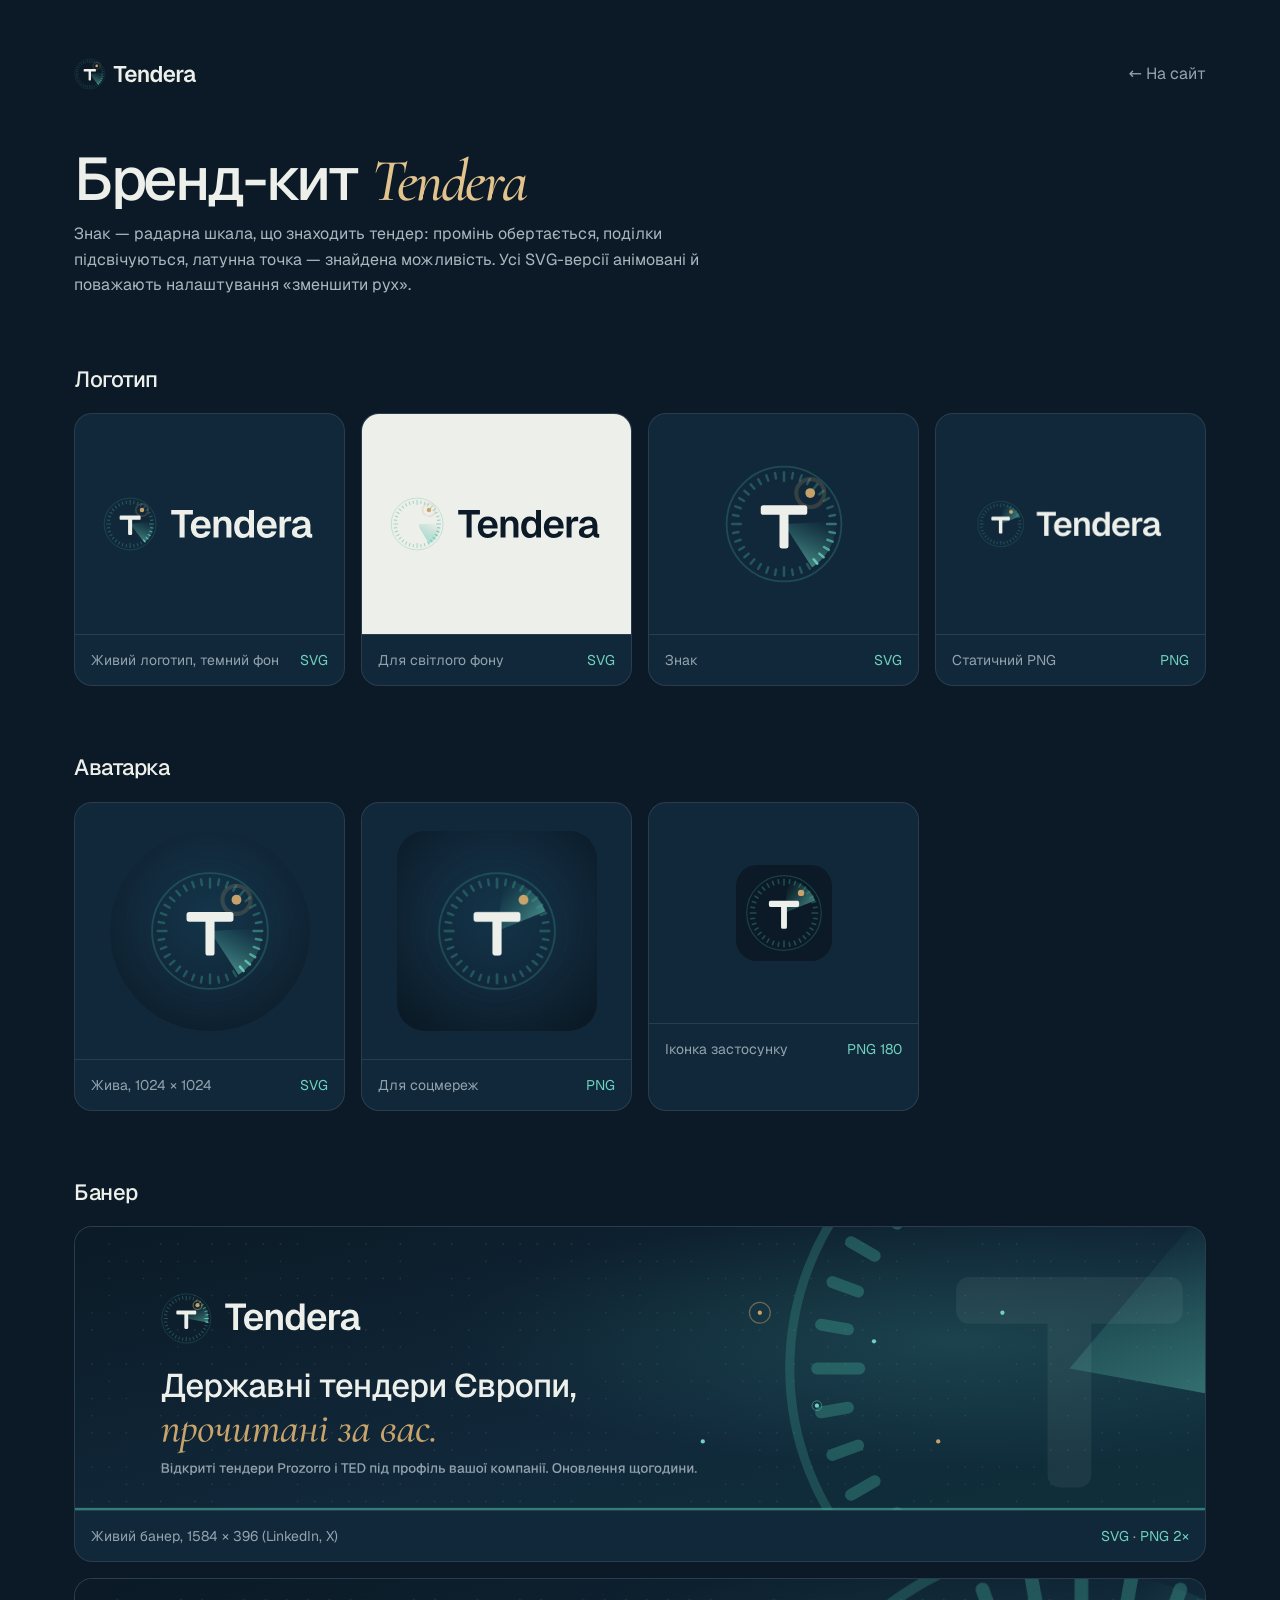
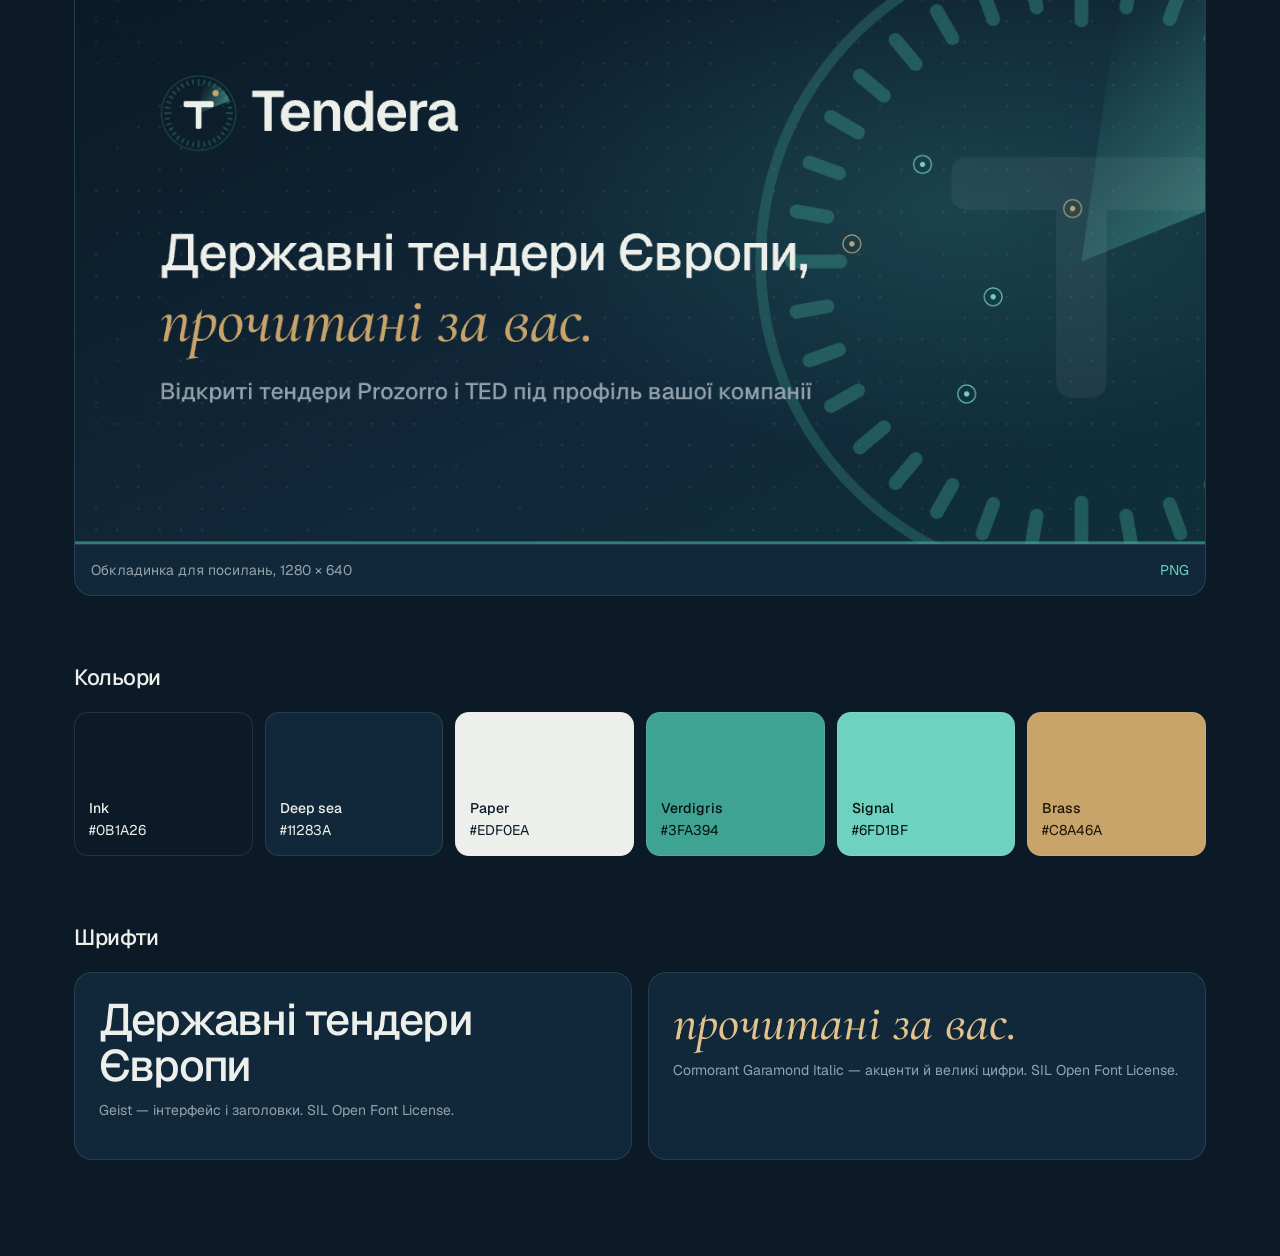
<file: brand/index.html>
<!doctype html>
<html lang="uk">
<head>
<meta charset="utf-8">
<meta name="viewport" content="width=device-width, initial-scale=1">
<title>Tendera — бренд-кит</title>
<meta name="description" content="Логотип, аватарка, банер і кольори Tendera.">
<link rel="icon" href="favicon.svg" type="image/svg+xml">
<link rel="stylesheet" href="../assets/css/fonts.css">
<style>
  :root{--ink:#0B1A26;--ink-2:#11283A;--paper:#EDF0EA;--mist:#93A3AE;--verd:#3FA394;--verd-hi:#6FD1BF;--brass:#C8A46A;--line:rgba(205,222,219,.12)}
  *{box-sizing:border-box}
  body{margin:0;background:var(--ink);color:var(--paper);font:400 16px/1.6 "Geist",system-ui,sans-serif;-webkit-font-smoothing:antialiased}
  .wrap{max-width:1180px;margin:0 auto;padding:56px 24px 96px}
  header{display:flex;justify-content:space-between;align-items:center;gap:16px;margin-bottom:56px}
  header a{color:var(--mist);text-decoration:none}
  header a:hover{color:var(--paper)}
  h1{margin:0 0 8px;font-weight:500;font-size:clamp(36px,5vw,60px);letter-spacing:-.04em;line-height:1.05}
  h1 em{font-family:"Cormorant",Georgia,serif;font-weight:500;color:#E2C38E}
  .lead{margin:0 0 56px;color:#A9B7BF;max-width:40em}
  h2{margin:64px 0 16px;font-weight:500;font-size:22px;letter-spacing:-.02em}
  .grid{display:grid;grid-template-columns:repeat(auto-fill,minmax(260px,1fr));gap:16px}
  .tile{border:1px solid var(--line);border-radius:18px;overflow:hidden;background:var(--ink-2)}
  .tile__art{display:grid;place-items:center;min-height:220px;padding:28px}
  .tile__art--paper{background:var(--paper)}
  .tile__art img{max-width:100%;height:auto}
  .tile__meta{display:flex;justify-content:space-between;align-items:center;gap:12px;padding:14px 16px;border-top:1px solid var(--line);font-size:14px}
  .tile__meta span{color:var(--mist)}
  .tile__meta a{color:var(--verd-hi);text-decoration:none;white-space:nowrap}
  .wide{grid-column:1/-1}
  .wide .tile__art{padding:0}
  .wide img{width:100%;height:auto}
  .swatches{display:grid;grid-template-columns:repeat(auto-fill,minmax(160px,1fr));gap:12px}
  .sw{border-radius:14px;padding:84px 14px 14px;border:1px solid var(--line);font-size:14px}
  .sw b{display:block;font-weight:500}
  .type{display:grid;grid-template-columns:1fr 1fr;gap:16px}
  .type .tile{padding:24px}
  .sample-sans{font-size:44px;font-weight:500;letter-spacing:-.04em;line-height:1.05}
  .sample-serif{font-family:"Cormorant",Georgia,serif;font-style:italic;font-size:52px;line-height:1;color:#E2C38E}
  .note{color:var(--mist);font-size:14px;margin-top:10px}
  @media (max-width:700px){.type{grid-template-columns:1fr}}
</style>
</head>
<body>
<div class="wrap">
  <header><img src="logo.svg" height="36" alt="Tendera"><a href="../">← На сайт</a></header>
  <h1>Бренд-кит <em>Tendera</em></h1>
  <p class="lead">Знак — радарна шкала, що знаходить тендер: промінь обертається, поділки підсвічуються, латунна точка — знайдена можливість. Усі SVG-версії анімовані й поважають налаштування «зменшити рух».</p>

  <h2>Логотип</h2>
  <div class="grid">
    <div class="tile"><div class="tile__art"><img src="logo.svg" width="260" alt="Логотип Tendera, анімований"></div><div class="tile__meta"><span>Живий логотип, темний фон</span><a href="logo.svg" download>SVG</a></div></div>
    <div class="tile"><div class="tile__art tile__art--paper"><img src="logo-on-light.svg" width="260" alt="Логотип Tendera для світлого фону"></div><div class="tile__meta"><span>Для світлого фону</span><a href="logo-on-light.svg" download>SVG</a></div></div>
    <div class="tile"><div class="tile__art"><img src="mark.svg" width="120" alt="Знак Tendera, анімований"></div><div class="tile__meta"><span>Знак</span><a href="mark.svg" download>SVG</a></div></div>
    <div class="tile"><div class="tile__art"><img src="logo.png" width="260" alt="Логотип Tendera, PNG"></div><div class="tile__meta"><span>Статичний PNG</span><a href="logo.png" download>PNG</a></div></div>
  </div>

  <h2>Аватарка</h2>
  <div class="grid">
    <div class="tile"><div class="tile__art"><img src="avatar.svg" width="200" style="border-radius:50%" alt="Аватарка Tendera, анімована"></div><div class="tile__meta"><span>Жива, 1024 × 1024</span><a href="avatar.svg" download>SVG</a></div></div>
    <div class="tile"><div class="tile__art"><img src="avatar.png" width="200" style="border-radius:28px" alt="Аватарка Tendera, PNG"></div><div class="tile__meta"><span>Для соцмереж</span><a href="avatar.png" download>PNG</a></div></div>
    <div class="tile"><div class="tile__art"><img src="favicon.svg" width="96" alt="Іконка Tendera"></div><div class="tile__meta"><span>Іконка застосунку</span><a href="apple-touch-icon.png" download>PNG 180</a></div></div>
  </div>

  <h2>Банер</h2>
  <div class="grid">
    <div class="tile wide"><div class="tile__art"><img src="banner.svg" alt="Банер Tendera, анімований"></div><div class="tile__meta"><span>Живий банер, 1584 × 396 (LinkedIn, X)</span><span><a href="banner.svg" download>SVG</a> · <a href="banner.png" download>PNG 2×</a></span></div></div>
    <div class="tile wide"><div class="tile__art"><img src="og.png" alt="Зображення для поширення посилань"></div><div class="tile__meta"><span>Обкладинка для посилань, 1280 × 640</span><a href="og.png" download>PNG</a></div></div>
  </div>

  <h2>Кольори</h2>
  <div class="swatches">
    <div class="sw" style="background:#0B1A26"><b>Ink</b>#0B1A26</div>
    <div class="sw" style="background:#11283A"><b>Deep sea</b>#11283A</div>
    <div class="sw" style="background:#EDF0EA;color:#0B1A26"><b>Paper</b>#EDF0EA</div>
    <div class="sw" style="background:#3FA394;color:#04130F"><b>Verdigris</b>#3FA394</div>
    <div class="sw" style="background:#6FD1BF;color:#04130F"><b>Signal</b>#6FD1BF</div>
    <div class="sw" style="background:#C8A46A;color:#1C1406"><b>Brass</b>#C8A46A</div>
  </div>

  <h2>Шрифти</h2>
  <div class="type">
    <div class="tile"><div class="sample-sans">Державні тендери Європи</div><p class="note">Geist — інтерфейс і заголовки. SIL Open Font License.</p></div>
    <div class="tile"><div class="sample-serif">прочитані за вас.</div><p class="note">Cormorant Garamond Italic — акценти й великі цифри. SIL Open Font License.</p></div>
  </div>
</div>
</body>
</html>
</file>
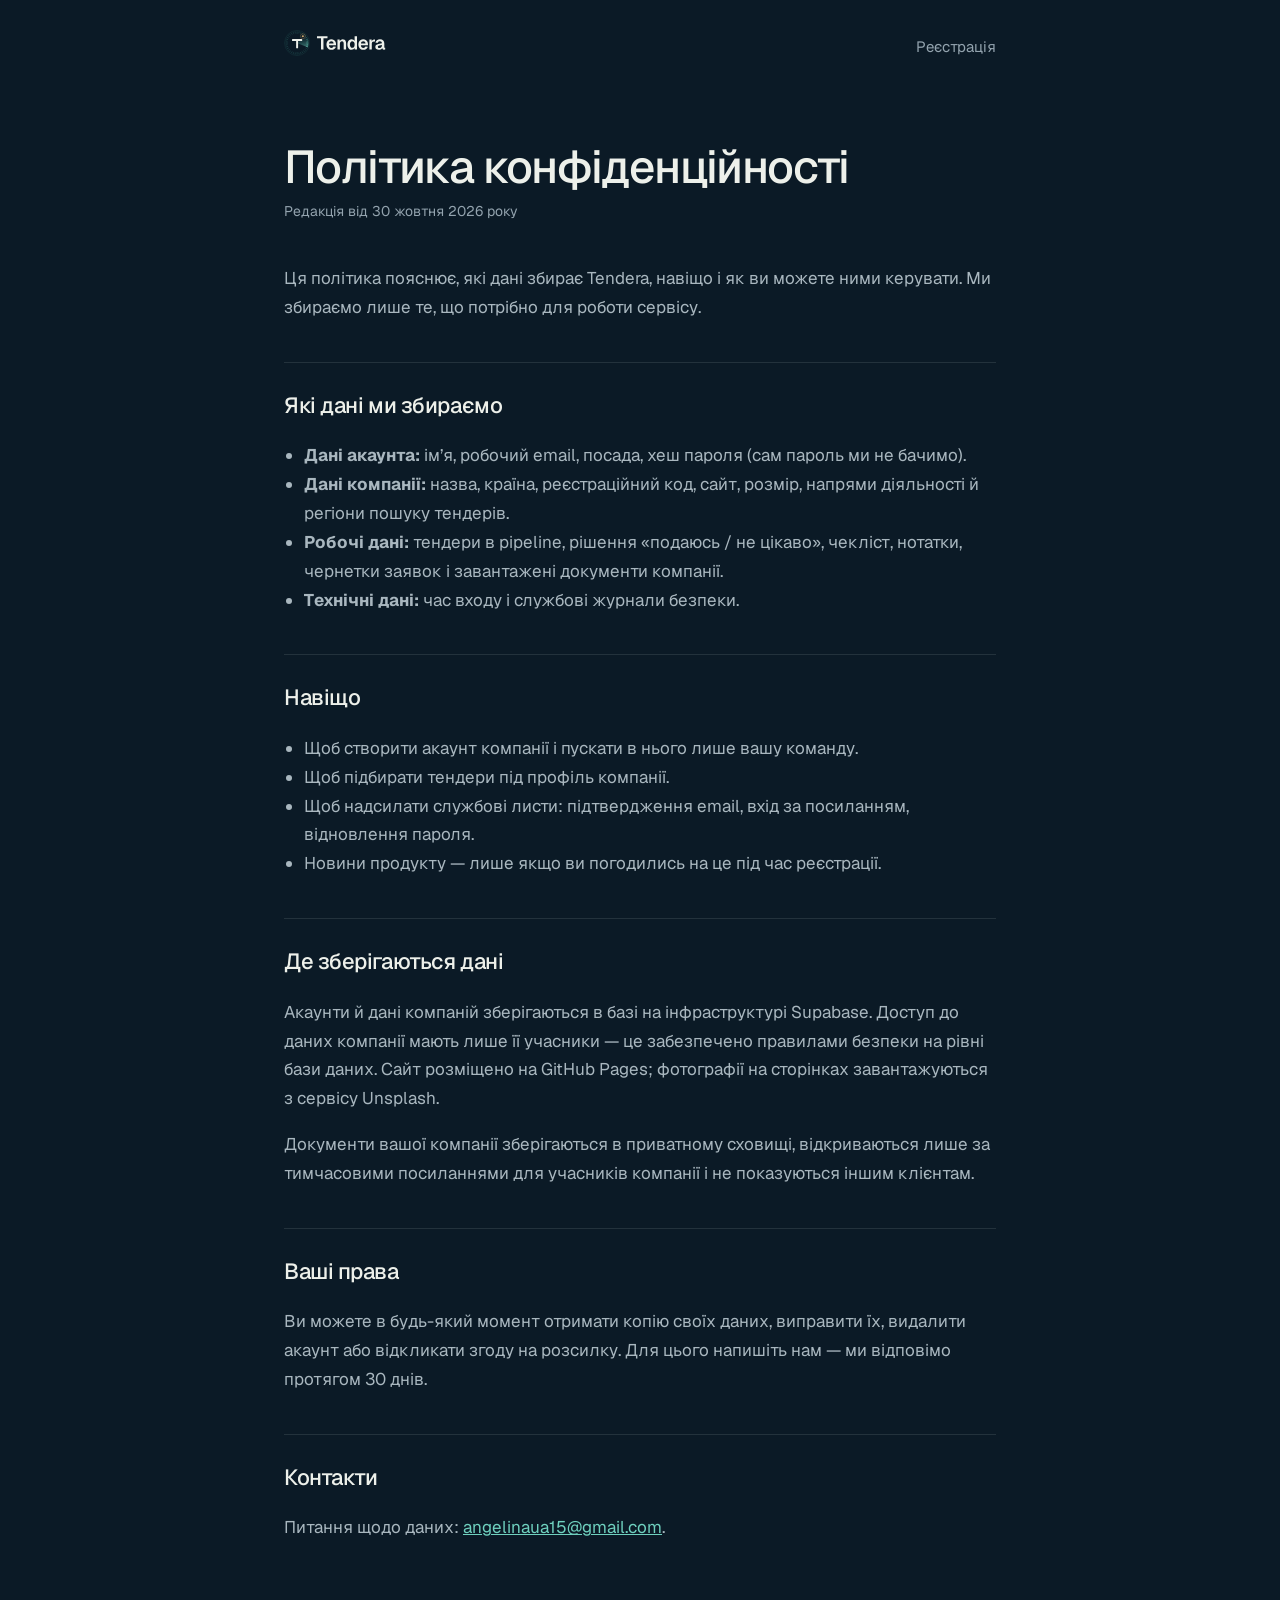
<file: legal/privacy.html>
<!doctype html>
<html lang="uk"><head><meta charset="utf-8"><meta name="viewport" content="width=device-width, initial-scale=1">
<title>Політика конфіденційності — Tendera</title><link rel="icon" href="../brand/favicon.svg" type="image/svg+xml">
<link rel="stylesheet" href="../assets/css/fonts.css"><link rel="stylesheet" href="legal.css"></head>
<body>
<header class="top"><a href="../"><img src="../brand/logo.svg" height="30" alt="Tendera"></a><a href="../auth/?mode=signup">Реєстрація</a></header>
<main>
<h1>Політика конфіденційності</h1>
<p class="date">Редакція від 30 жовтня 2026 року</p>
<p>Ця політика пояснює, які дані збирає Tendera, навіщо і як ви можете ними керувати. Ми збираємо лише те, що потрібно для роботи сервісу.</p>

<h2>Які дані ми збираємо</h2>
<ul>
  <li><b>Дані акаунта:</b> ім’я, робочий email, посада, хеш пароля (сам пароль ми не бачимо).</li>
  <li><b>Дані компанії:</b> назва, країна, реєстраційний код, сайт, розмір, напрями діяльності й регіони пошуку тендерів.</li>
  <li><b>Робочі дані:</b> тендери в pipeline, рішення «подаюсь / не цікаво», чекліст, нотатки, чернетки заявок і завантажені документи компанії.</li>
  <li><b>Технічні дані:</b> час входу і службові журнали безпеки.</li>
</ul>

<h2>Навіщо</h2>
<ul>
  <li>Щоб створити акаунт компанії і пускати в нього лише вашу команду.</li>
  <li>Щоб підбирати тендери під профіль компанії.</li>
  <li>Щоб надсилати службові листи: підтвердження email, вхід за посиланням, відновлення пароля.</li>
  <li>Новини продукту — лише якщо ви погодились на це під час реєстрації.</li>
</ul>

<h2>Де зберігаються дані</h2>
<p>Акаунти й дані компаній зберігаються в базі на інфраструктурі Supabase. Доступ до даних компанії мають лише її учасники — це забезпечено правилами безпеки на рівні бази даних. Сайт розміщено на GitHub Pages; фотографії на сторінках завантажуються з сервісу Unsplash.</p>
<p>Документи вашої компанії зберігаються в приватному сховищі, відкриваються лише за тимчасовими посиланнями для учасників компанії і не показуються іншим клієнтам.</p>

<h2>Ваші права</h2>
<p>Ви можете в будь-який момент отримати копію своїх даних, виправити їх, видалити акаунт або відкликати згоду на розсилку. Для цього напишіть нам — ми відповімо протягом 30 днів.</p>

<h2>Контакти</h2>
<p>Питання щодо даних: <a href="mailto:angelinaua15@gmail.com">angelinaua15@gmail.com</a>.</p>
</main>
</body></html>
</file>
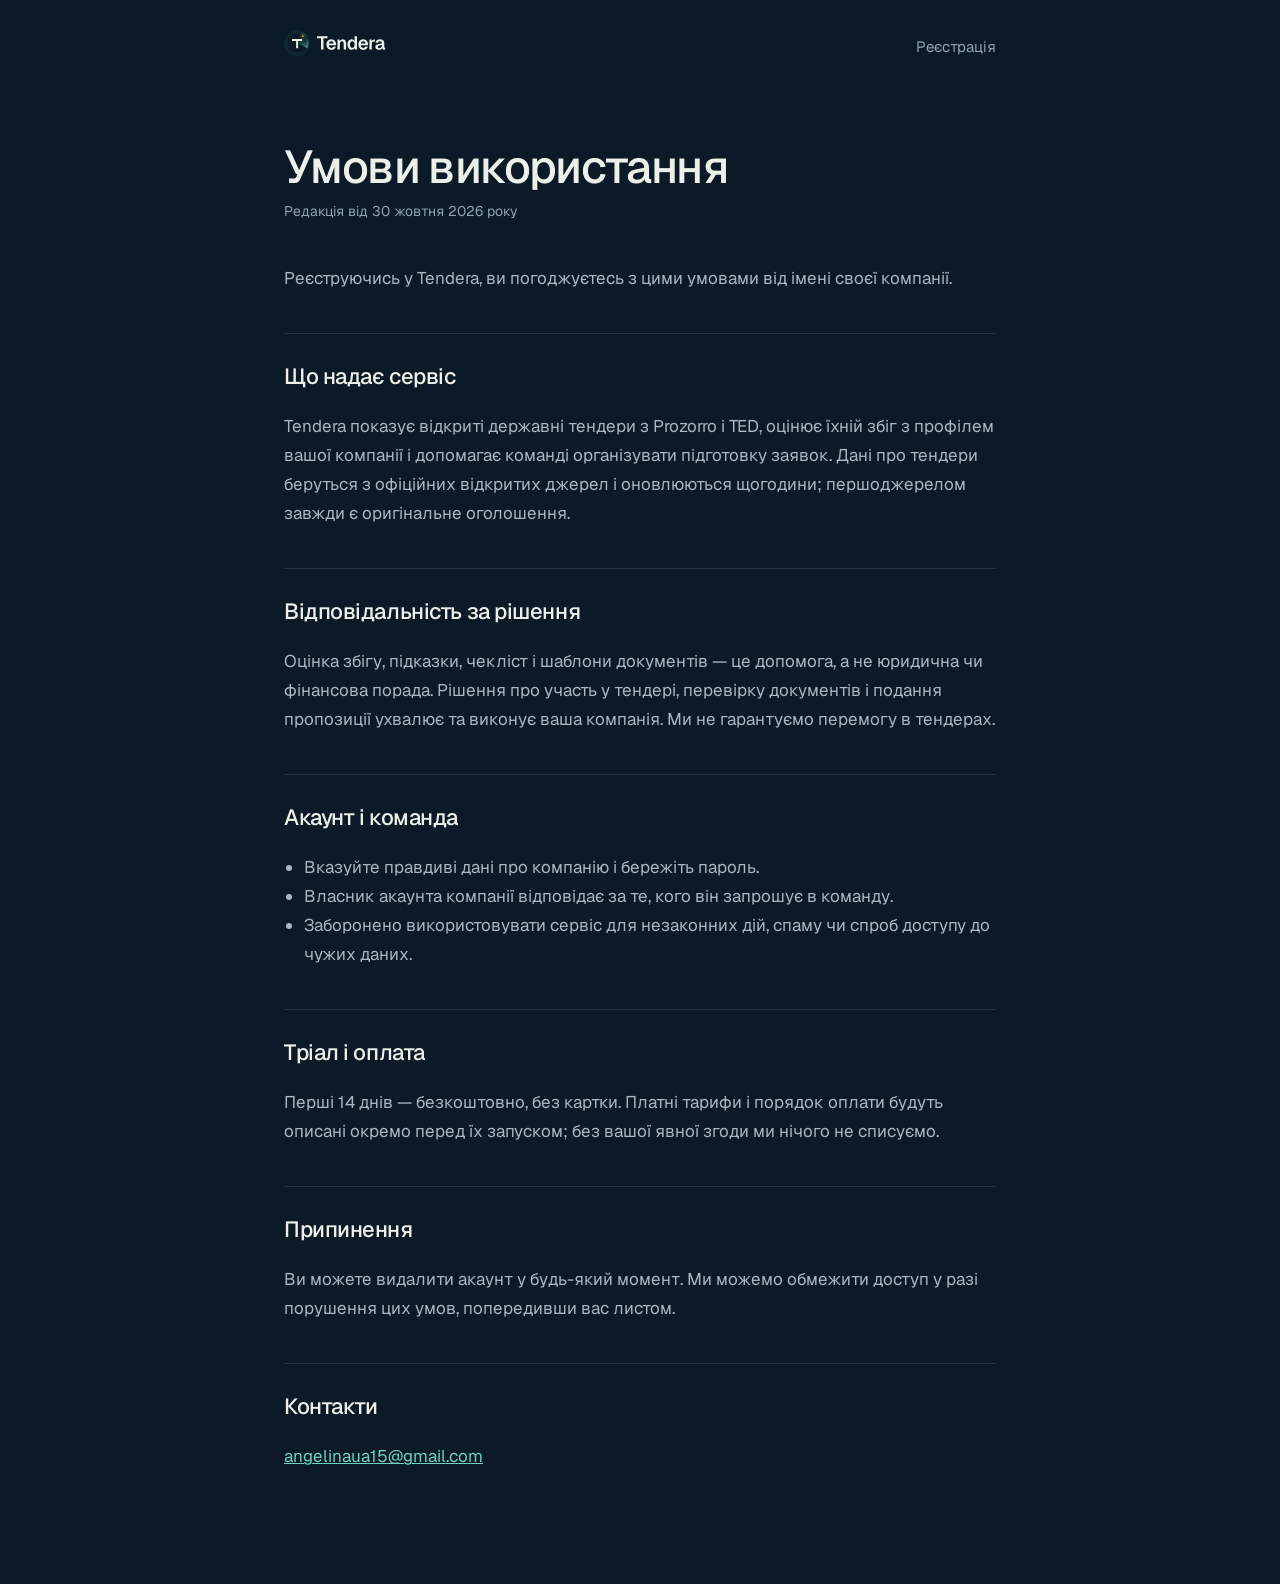
<file: legal/terms.html>
<!doctype html>
<html lang="uk"><head><meta charset="utf-8"><meta name="viewport" content="width=device-width, initial-scale=1">
<title>Умови використання — Tendera</title><link rel="icon" href="../brand/favicon.svg" type="image/svg+xml">
<link rel="stylesheet" href="../assets/css/fonts.css"><link rel="stylesheet" href="legal.css"></head>
<body>
<header class="top"><a href="../"><img src="../brand/logo.svg" height="30" alt="Tendera"></a><a href="../auth/?mode=signup">Реєстрація</a></header>
<main>
<h1>Умови використання</h1>
<p class="date">Редакція від 30 жовтня 2026 року</p>
<p>Реєструючись у Tendera, ви погоджуєтесь з цими умовами від імені своєї компанії.</p>

<h2>Що надає сервіс</h2>
<p>Tendera показує відкриті державні тендери з Prozorro і TED, оцінює їхній збіг з профілем вашої компанії і допомагає команді організувати підготовку заявок. Дані про тендери беруться з офіційних відкритих джерел і оновлюються щогодини; першоджерелом завжди є оригінальне оголошення.</p>

<h2>Відповідальність за рішення</h2>
<p>Оцінка збігу, підказки, чекліст і шаблони документів — це допомога, а не юридична чи фінансова порада. Рішення про участь у тендері, перевірку документів і подання пропозиції ухвалює та виконує ваша компанія. Ми не гарантуємо перемогу в тендерах.</p>

<h2>Акаунт і команда</h2>
<ul>
  <li>Вказуйте правдиві дані про компанію і бережіть пароль.</li>
  <li>Власник акаунта компанії відповідає за те, кого він запрошує в команду.</li>
  <li>Заборонено використовувати сервіс для незаконних дій, спаму чи спроб доступу до чужих даних.</li>
</ul>

<h2>Тріал і оплата</h2>
<p>Перші 14 днів — безкоштовно, без картки. Платні тарифи і порядок оплати будуть описані окремо перед їх запуском; без вашої явної згоди ми нічого не списуємо.</p>

<h2>Припинення</h2>
<p>Ви можете видалити акаунт у будь-який момент. Ми можемо обмежити доступ у разі порушення цих умов, попередивши вас листом.</p>

<h2>Контакти</h2>
<p><a href="mailto:angelinaua15@gmail.com">angelinaua15@gmail.com</a></p>
</main>
</body></html>
</file>
<file: assets/css/fonts.css>
/* Self-hosted fonts: Geist (SIL OFL) and Cormorant Garamond (SIL OFL) */
@font-face{font-family:"Geist";font-style:normal;font-display:swap;font-weight:100 900;src:url(../fonts/geist-latin-wght-normal.woff2) format("woff2-variations");unicode-range:U+0000-00FF,U+0131,U+0152-0153,U+02BB-02BC,U+02C6,U+02DA,U+02DC,U+0304,U+0308,U+0329,U+2000-206F,U+20AC,U+2122,U+2191,U+2193,U+2212,U+2215,U+FEFF,U+FFFD}
@font-face{font-family:"Geist";font-style:normal;font-display:swap;font-weight:100 900;src:url(../fonts/geist-latin-ext-wght-normal.woff2) format("woff2-variations");unicode-range:U+0100-02BA,U+02BD-02C5,U+02C7-02CC,U+02CE-02D7,U+02DD-02FF,U+0304,U+0308,U+0329,U+1D00-1DBF,U+1E00-1E9F,U+1EF2-1EFF,U+2020,U+20A0-20AB,U+20AD-20C0,U+2113,U+2C60-2C7F,U+A720-A7FF}
@font-face{font-family:"Geist";font-style:normal;font-display:swap;font-weight:100 900;src:url(../fonts/geist-cyrillic-wght-normal.woff2) format("woff2-variations");unicode-range:U+0301,U+0400-045F,U+0490-0491,U+04B0-04B1,U+2116}
@font-face{font-family:"Geist";font-style:normal;font-display:swap;font-weight:100 900;src:url(../fonts/geist-cyrillic-ext-wght-normal.woff2) format("woff2-variations");unicode-range:U+0460-052F,U+1C80-1C8A,U+20B4,U+2DE0-2DFF,U+A640-A69F,U+FE2E-FE2F}
@font-face{font-family:"Cormorant";font-style:normal;font-display:swap;font-weight:500;src:url(../fonts/cormorant-garamond-latin-500-normal.woff2) format("woff2");unicode-range:U+0000-00FF,U+0131,U+0152-0153,U+02BB-02BC,U+02C6,U+02DA,U+02DC,U+0304,U+0308,U+0329,U+2000-206F,U+20AC,U+2122,U+2191,U+2193,U+2212,U+2215,U+FEFF,U+FFFD}
@font-face{font-family:"Cormorant";font-style:normal;font-display:swap;font-weight:500;src:url(../fonts/cormorant-garamond-latin-ext-500-normal.woff2) format("woff2");unicode-range:U+0100-02BA,U+02BD-02C5,U+02C7-02CC,U+02CE-02D7,U+02DD-02FF,U+1E00-1E9F,U+20A0-20AB,U+20AD-20C0,U+2C60-2C7F,U+A720-A7FF}
@font-face{font-family:"Cormorant";font-style:normal;font-display:swap;font-weight:500;src:url(../fonts/cormorant-garamond-cyrillic-500-normal.woff2) format("woff2");unicode-range:U+0301,U+0400-045F,U+0490-0491,U+04B0-04B1,U+2116}
@font-face{font-family:"Cormorant";font-style:italic;font-display:swap;font-weight:500;src:url(../fonts/cormorant-garamond-latin-500-italic.woff2) format("woff2");unicode-range:U+0000-00FF,U+0131,U+0152-0153,U+02BB-02BC,U+02C6,U+02DA,U+02DC,U+0304,U+0308,U+0329,U+2000-206F,U+20AC,U+2122,U+2191,U+2193,U+2212,U+2215,U+FEFF,U+FFFD}
@font-face{font-family:"Cormorant";font-style:italic;font-display:swap;font-weight:500;src:url(../fonts/cormorant-garamond-latin-ext-500-italic.woff2) format("woff2");unicode-range:U+0100-02BA,U+02BD-02C5,U+02C7-02CC,U+02CE-02D7,U+02DD-02FF,U+1E00-1E9F,U+20A0-20AB,U+20AD-20C0,U+2C60-2C7F,U+A720-A7FF}
@font-face{font-family:"Cormorant";font-style:italic;font-display:swap;font-weight:500;src:url(../fonts/cormorant-garamond-cyrillic-500-italic.woff2) format("woff2");unicode-range:U+0301,U+0400-045F,U+0490-0491,U+04B0-04B1,U+2116}
</file>
<file: legal/legal.css>
:root{--ink:#0B1A26;--paper:#EDF0EA;--text-2:#A9B7BF;--mist:#93A3AE;--line:rgba(205,222,219,.12);--verd-hi:#6FD1BF}
*{box-sizing:border-box}
body{margin:0;background:var(--ink);color:var(--paper);font:400 17px/1.7 "Geist",system-ui,sans-serif;-webkit-font-smoothing:antialiased}
.top{max-width:760px;margin:0 auto;padding:28px 24px;display:flex;justify-content:space-between;align-items:center}
.top a{color:var(--mist);text-decoration:none;font-size:15px}
main{max-width:760px;margin:0 auto;padding:24px 24px 96px}
h1{font-weight:500;font-size:clamp(32px,5vw,46px);letter-spacing:-.035em;line-height:1.1;margin:24px 0 8px}
.date{color:var(--mist);font-size:14px;margin:0 0 40px}
h2{font-weight:500;font-size:22px;letter-spacing:-.02em;margin:40px 0 10px;padding-top:24px;border-top:1px solid var(--line)}
p,li{color:var(--text-2)}
ul{padding-left:20px}
a{color:var(--verd-hi)}
:focus-visible{outline:2px solid var(--verd-hi);outline-offset:3px}
</file>
